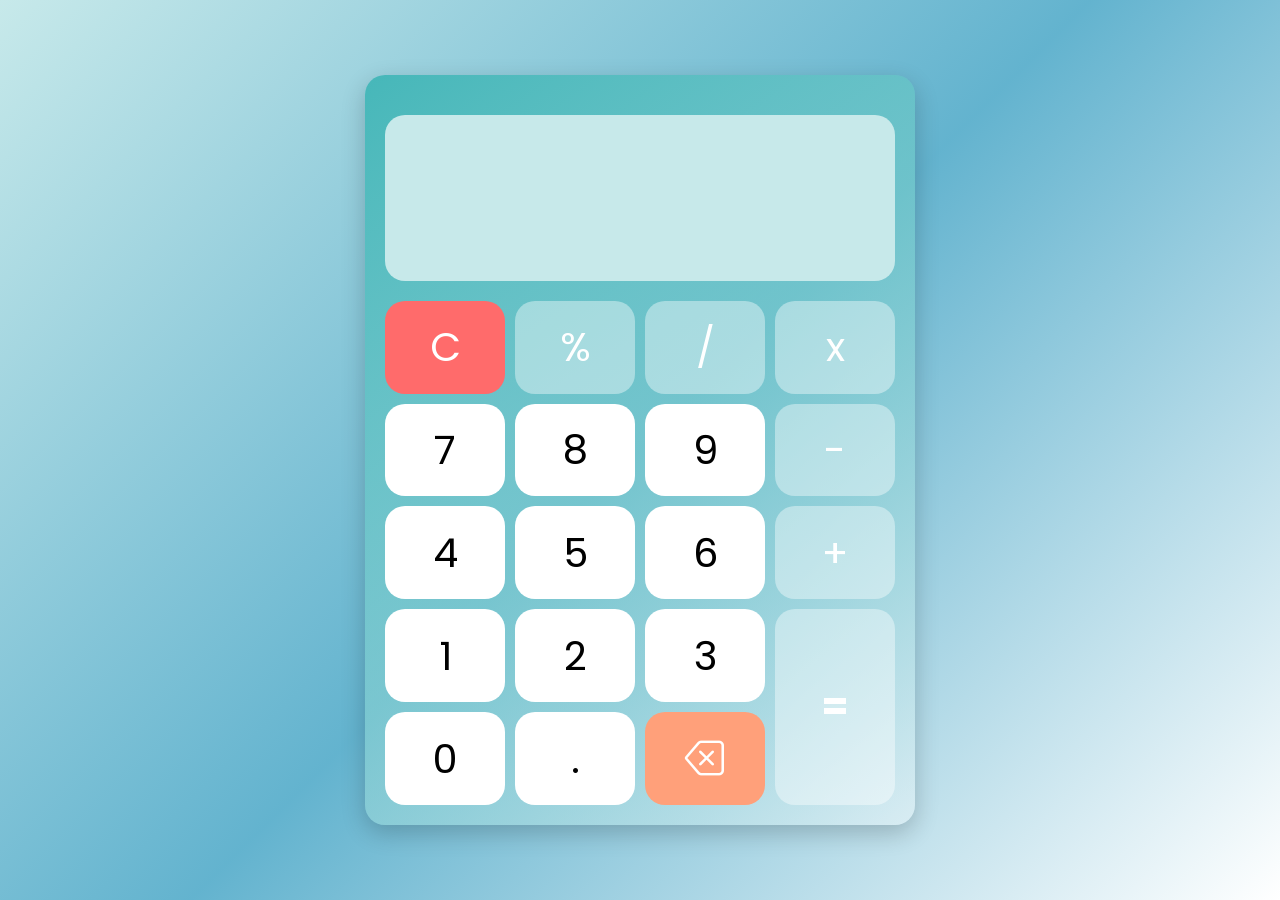
<file: Challenges/Calculadora/index.html>
<!DOCTYPE html>
<html lang="en">
  <head>
    <meta charset="UTF-8" />
    <meta name="viewport" content="width=device-width, initial-scale=1.0" />
    <link rel="stylesheet" href="./assets/css/main.css" />

    <link rel="preconnect" href="https://fonts.googleapis.com" />
    <link rel="preconnect" href="https://fonts.gstatic.com" crossorigin />
    <link
      href="https://fonts.googleapis.com/css2?family=Poppins:ital,wght@0,100;0,200;0,300;0,400;0,500;0,600;0,700;0,800;0,900;1,100;1,200;1,300;1,400;1,500;1,600;1,700;1,800;1,900&display=swap"
      rel="stylesheet"
    />
    <link rel="stylesheet" href="https://cdn.jsdelivr.net/npm/bootstrap-icons@1.11.3/font/bootstrap-icons.css">


    <title>Calculadora</title>
  </head>
  <body>
    <div class="grid-container">
              
        <div class="results">
            <div class="history"></div>
            <div class="output"></div>
        </div>
            
        <div class="btn btn-clear">C</div>
        <div class="btn btn-operator">%</div>
        <div class="btn btn-operator">/</div>
        <div class="btn btn-operator" data-valor="*">x</div>

        <div class="btn">7</div>
        <div class="btn">8</div>
        <div class="btn">9</div>
        <div class="btn btn-operator">-</div>

        <div class="btn">4</div>
        <div class="btn">5</div>
        <div class="btn">6</div>
        <div class="btn btn-equal itemEqual">=</div>  

        <div class="btn btn-operator">+</div>
        <div class="btn">1</div>
        <div class="btn">2</div>
        <div class="btn">3</div>

        <div class="btn item0">0</div>
        <div class="btn itemPoint">.</div>
        <div class="btn btn-delete itemClear" data-valor="⌫">
          <i class="bi bi-backspace"></i>
        </div>                                                          
    
    </div>
  
    <script src="./assets/js/main.js"></script>  
  </body>
</html>
</file>
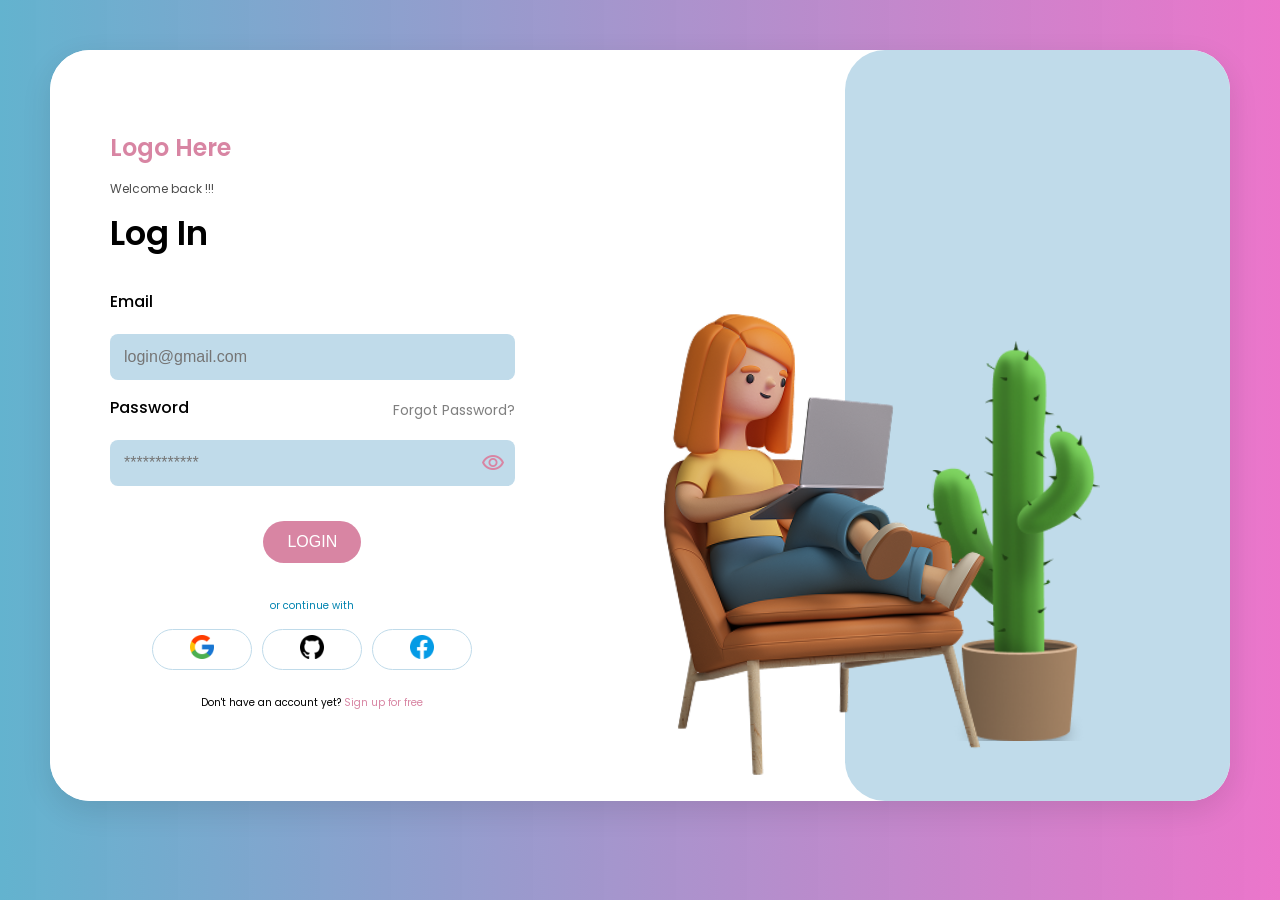
<file: Challenges/Pag-Login-Viver-Codigo/index.html>
<!DOCTYPE html>
<html lang="en">
  <head>
    <title>Login Page</title>
    <meta charset="UTF-8" />
    <meta name="viewport" content="width=device-width, initial-scale=1.0" />
    <link rel="stylesheet" href="./assets/css/main.css" />

    <link rel="preconnect" href="https://fonts.googleapis.com" />
    <link rel="preconnect" href="https://fonts.gstatic.com" crossorigin />
    <link
      href="https://fonts.googleapis.com/css2?family=Poppins:ital,wght@0,100;0,200;0,300;0,400;0,500;0,600;0,700;0,800;0,900;1,100;1,200;1,300;1,400;1,500;1,600;1,700;1,800;1,900&display=swap"
      rel="stylesheet"
    />
    <link rel="stylesheet" href="https://fonts.googleapis.com/css2?family=Material+Symbols+Outlined" />
  </head>
  <body>
    <div class="container">
      <div class="login">        
        <div class="rectangle001">
          <div class="logo">Logo Here</div>
          <p class="welcome">Welcome back !!!</p>
          <h1>Log In</h1>

          <form action="/login" method="post">
            <label for="email">Email</label>
            <input type="email" id="email" name="email" placeholder="login@gmail.com" required />

            <div class="form-group">
              <div class="label-row">
                <label for="password">Password</label>
                <a href="/forgot-password">Forgot Password?</a>
              </div>

              <div class="label-row2">
                <input type="password" id="password" name="password" placeholder="************" required />                
                <span id="showPasswordBtn" class="material-symbols-outlined">visibility</span>
              </div>              
            </div>

            <button type="submit" class="login-btn"><span>LOGIN </span></button>
            
            <div class="or">or continue with</div>

            <div class="social-login">
              <div class="social-div">
                <a href="#">
                  <img src="./assets/images/Google.png" alt="Google">
                </a>
              </div>
              <div class="social-div">
                <a href="#">
                  <img src="./assets/images/Github.png" alt="Github">
                </a>                
              </div>
              <div class="social-div">
                <a href="#">
                  <img src="./assets/images/Facebook.png" alt="Facebook">
                </a>                
              </div>                            
            </div>

            <p class="signup-text">
              Don't have an account yet?
              <a href="/signup" class="signup-link">Sign up for free</a>
            </p>

          </form>
        </div>

        <div class="rectangle002">
           <div class="image-layer">
            <img src="./assets/images/Character-working-laptop-sitting-chair.png" alt="chair" class="img-chair" />
            <img src="./assets/images/cactus.png" alt="cactus" class="img-cactus" />
          </div>
        </div>

      
      </div>
    </div>
    <script src="assets/js/main.js"></script>
  </body>
</html>
</file>
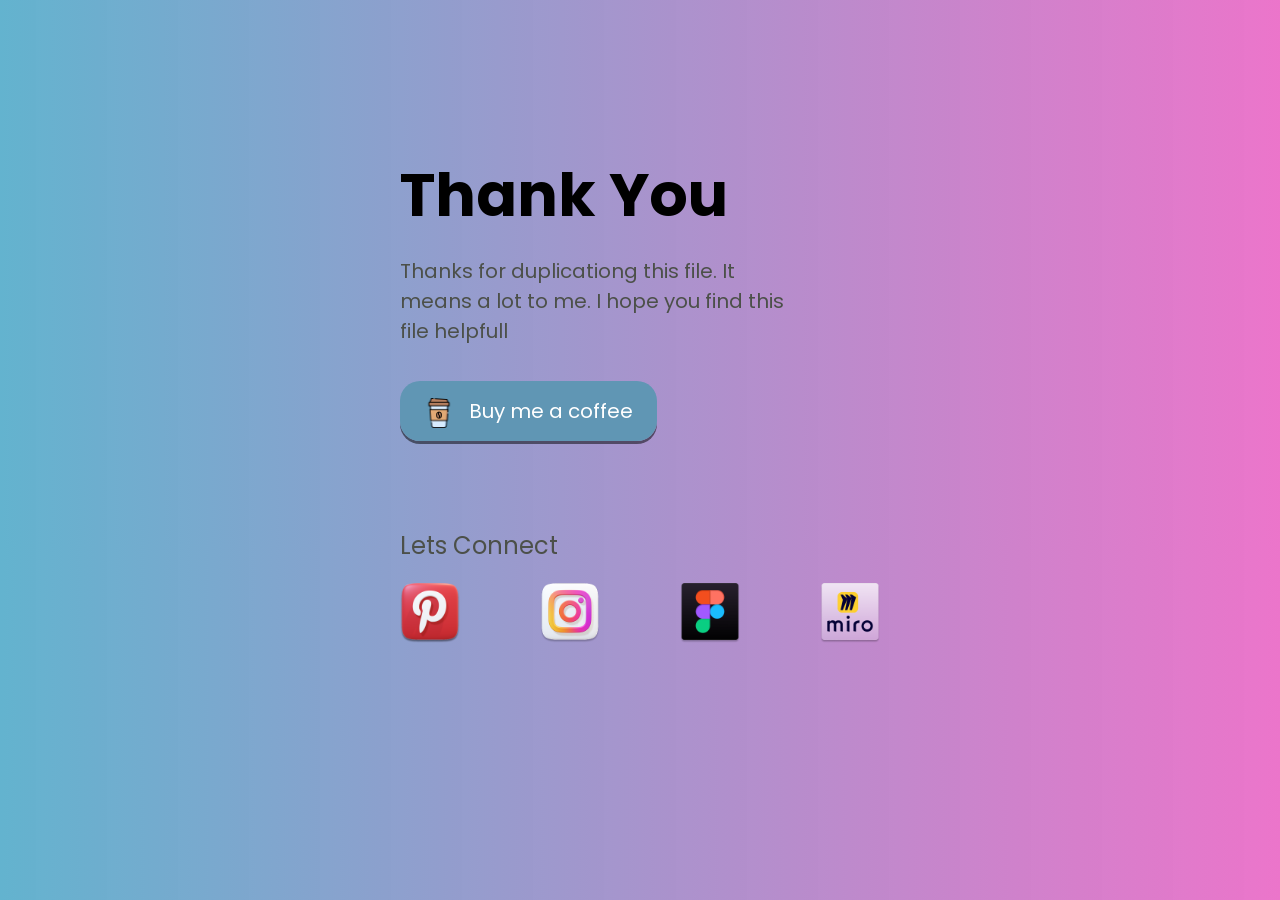
<file: Challenges/Pag-Login-Viver-Codigo/thank-you.html>
<!DOCTYPE html>
<html lang="en">
  <head>
    <title>Login Page</title>
    <meta charset="UTF-8" />
    <meta name="viewport" content="width=device-width, initial-scale=1.0" />
    <link rel="stylesheet" href="./assets/css/thank-you.css" />

    <link rel="preconnect" href="https://fonts.googleapis.com" />
    <link rel="preconnect" href="https://fonts.gstatic.com" crossorigin />
    <link
      href="https://fonts.googleapis.com/css2?family=Poppins:ital,wght@0,100;0,200;0,300;0,400;0,500;0,600;0,700;0,800;0,900;1,100;1,200;1,300;1,400;1,500;1,600;1,700;1,800;1,900&display=swap"
      rel="stylesheet"/>
  </head>
  <body>
    <div class="container">
      <main>                
        <section class="sectionThankYou">
          <h1>Thank You</h1>
          <h2>Thanks for duplicationg this file. It means a lot to me. I hope you find this file helpfull</h2>
        
          <a href='https://ko-fi.com/caffeinated_art' class="btn">
            <img src="./assets/images/cofffee.png" alt="coffee">
            Buy me a coffee
          </a>
                  
        </section>
        
        <section class="sectionLetsConnect">
          <h2>Lets Connect</h2>
          
          <div class="imagesContainer">
            
            <img src="./assets/images/Pinterest.png" alt="Pinterest">
            
            <img src="./assets/images/Instagram.png" alt="Instagram">          
            
            <img src="./assets/images/figma.png" alt="Figma">
           
            <img src="./assets/images/Miro.png" alt="Miro">
            
          </div>     

        </section>
      </main>
    </div>
    
  </body>
</html>
</file>
<file: Challenges/Calculadora/assets/css/main.css>
/* Importa variáveis CSS (cores, fontes, etc.) */
@import url("_variables.css");

/* Base: usa box-sizing border-box globalmente para facilitar cálculos de tamanho */
* {
  box-sizing: border-box;
}

/* Fonte e tamanho base */
html {
  font-size: 62.5%; /* 1rem = 10px */
  font-family: "Poppins", sans-serif;
}

body{
  display: flex;
  justify-content: center;
  align-items: center;
  height: 100vh;           /* Garante que o body ocupe a altura total da viewport */
  margin: 0;  
  background: linear-gradient(135deg, var(--green02), var(--blue03), var(--white01));

}

.grid-container{
  display: grid;
  grid-template-columns: repeat(4, 1fr); /* 4 colunas iguais */
  grid-template-rows: repeat(7, 1fr);    /* 7 linhas iguais */
  grid-gap: 1rem;
  padding: 2rem;
  background: linear-gradient(145deg, var(--green01) 0%, var(--white02) 100%);
  /* 
  0 →  deslocamento lateral (sem deslocamento horizontal).
  8px → deslocamento vertical (a sombra vai para baixo).
  24px → desfoque grande.
  rgba(0,0,0,0.2) → preto com 20% de opacidade.
  */
  box-shadow: 0 0.8rem 2.4rem var(--black03); 

  width: 55rem;
  height: 75rem;
  border-radius: 2rem;

}

.grid-container > div {  
  display: flex;
  justify-content: center;
  align-items: center;
  padding: 1rem;
  font-size: 4rem;
  border-radius: 2rem;
}


/*grid-area: row-start / column-start / row-end / column-end;*/
.grid-container > .results {
  position: relative;
  grid-area: 1 / 1 / span 2 / span 4;
  margin: 2rem 0 1rem 0;
  background-color: var(--green02);  
}

.itemEqual {
  /* ocupa linhas 6 e 7 */
  /* grid-column: 4;  só coluna 4 */
  grid-area: 6 / 4 / span 2;
}

.grid-container > .results > .history {
  /* border: 1px solid red; */
  position: absolute;
  top: 1rem;
  right: 1rem;
  color: var(--black02);
  font-size: 2rem;
  pointer-events: none; /* evita interações */
}


.grid-container > .results > .output {
  /* border: 1px solid blue; */
  position: absolute;
  top: 10rem;
  right: 1rem;
  color: var(--black01);
  cursor: text;
  font-size: 4rem;
  text-align: right;

}

.btn {
  background-color: var(--white01);
  cursor: pointer;  
  transition: background-color 0.2s ease-in-out;

}

.btn-operator, .btn-equal {
  background: var(--white02);  
  color: var(--white01);
}

.btn-equal  {  
  font-weight: bold;
}

.btn-clear {
  background-color: var(--red01);
  color: var(--white01);
}

.btn-delete {
  background-color: var(--orange01);
  color: var(--white01);
}

.btn:hover {
  transform: scale(1.05);
  box-shadow: 0 0 1rem var(--black03);
}

.btn:active {
  transform: scale(0.97);
}


@media (max-width: 1880px) and (max-height: 793px) {
  .grid-container {
    width: 35rem;
    height: 55rem;
  }

  .grid-container > div {  
    font-size: 2rem;
    border-radius: 1.5rem;
  }

  .grid-container > .results {
    margin-top: 1rem;
  }

  .grid-container > .results > .history { 
    font-size: 1.2rem;
  }

  .grid-container > .results > .output {
    top: 7.5rem;
    font-size: 2.5rem;
  }

}

@media (max-width: 1281px) and (max-height: 521px){
  .grid-container {
    width: 25rem;
    height: 45rem;
  }

  .grid-container > .results > .output {
    top: 4.5rem;
    font-size: 2rem;
  }
 
}

/* @media (max-height: 800px){
  .grid-container {
    width: 40rem;
    height: 60rem;
  }

  .grid-container > div {
    font-size: 2rem;
    border-radius: 1rem;
  }
  .grid-container > .results {
    margin-top: 1rem;
  }
    
  .grid-container > .results > .output {
    top: 8rem;
    font-size: 3rem;
  }
}

*/


@media (max-height: 460px) {
  .grid-container {
    padding: 1rem;
    width: 30rem;
    height: 40rem;
    border-radius: 1rem;
  }

  .grid-container > div {
    font-size: 2rem;
    border-radius: 1rem;
  }
  .grid-container > .results {
    margin-top: 1rem;
  }
  
  .grid-container > .results > .history {
    top: 0.5rem;
    font-size: 1rem;
  }
  
  .grid-container > .results > .output {
    top: 3rem;
    font-size: 1.2rem;
  }
}
</file>
<file: Challenges/Pag-Login-Viver-Codigo/assets/css/main.css>
/* Importa variáveis CSS (cores, fontes, etc.) */
@import url("_variables.css");

/* Base: usa box-sizing border-box globalmente para facilitar cálculos de tamanho */
* {
  box-sizing: border-box;
}

/* Fonte e tamanho base */
html {
  font-size: 62.5%; /* 1rem = 10px */
  font-family: "Poppins", sans-serif;
}

/* Corpo da página com background e cor de texto */
body {
  margin: 0;
  padding: 0;
  background: var(--background);
  color: #000;
}

/* Container centralizado com padding para espaçamento nas laterais */
.container {
  display: flex;
  align-items: center;
  justify-content: center;
  padding: 5rem; /* 50px de espaçamento interno */
}

/* Box principal de login:
   - flex container para as duas áreas (form e ilustração)
   - largura fluida até 1200px
   - bordas arredondadas e overflow hidden para recortar filhos
*/
.login {
  position: relative; /* necessário para posicionar elementos absolutos filhos */

  display: flex;
  width: 100%;
  max-width: 120rem; /* 1200px */
  border-radius: 4rem;
  overflow: hidden;
  background: #fff;
  box-shadow: 0 1rem 3rem rgba(0, 0, 0, 0.1);
}

/* Área do formulário (70% do espaço)
   - padding interno generoso
   - flex column para organizar campos
*/
.rectangle001 {
  flex: 7; /* 70% */
  padding: 8rem 6rem;
  display: flex;
  flex-direction: column;
  background-color: #fff;
}

/* Área da ilustração/painel direito (30% do espaço)
   - pode ter imagem de fundo
   - tamanho de cover para preencher
*/
.rectangle002 {
  flex: 4; /* 40% */
  background-color: var(--blue02);
  border-radius: 4rem 0 0 4rem;
  
}

/* Estilos para logo, texto de boas-vindas e título principal */
.logo {
  font-size: 2.4rem;
  font-weight: 600;
  color: var(--pink02);
  margin-bottom: 1.5rem;
}

.welcome {
  font-size: 1.2rem;
  color: rgba(0, 0, 0, 0.7);
  margin: 0 0 1rem;
}

h1 {
  font-size: 3.4rem;
  font-weight: 600;
  margin: 0 0 3rem;
}

/* Formulário interno usando flex column com gap moderado
   - ajustado gap para reduzir espaçamento entre label e input
*/
form {
  width: 60%;
  display: flex;
  flex-direction: column;
  gap: 1.5rem;
}

.form-group {
  margin-bottom: 2rem;
}

/* Labels básicos sem margin extra, espaçamento controlado pelo gap do form */
label {
  font-size: 1.6rem;
  font-weight: 500;
  margin-bottom: 0.5rem;
}

/* Inputs com padding, borda arredondada e placeholder legível */
input[type="email"],
input[type="password"] ,
input[type="text"] /* para mostrar password*/
{
  width: 100%;
  padding: 1.4rem;
  font-size: 1.6rem;
  border: none;
  border-radius: 0.8rem;
  background-color: var(--blue02);
  outline: none;
}

/* Foco acessível nos inputs */
input:focus {
  outline: 0.3rem solid var(--pink02);
}

/* Linha de label e link "Forgot Password" distribuídos com flex e gap */
.label-row {
  display: flex;
  justify-content: space-between;
  align-items: center;
  font-size: 1.4rem;
  margin-bottom: 1.5rem;
}

.label-row a {
  text-decoration: none;
  color: rgba(0, 0, 0, 0.5);
}


/* Botão de login  */
.login-btn {
  padding: 1.2rem 2.4rem;
  font-size: 1.6rem;
  border: none;
  border-radius: 2.5rem;
  background-color: var(--pink02);
  color: #fff;
  cursor: pointer;
  transition: all 0.5s;
  /*transition: background 0.3s;*/
  align-self: center; /* centraliza horizontalmente */  
}

.login-btn span {
  cursor: pointer;
  display: inline-block;
  position: relative;
  transition: 0.5s;
}

.login-btn span:after {
  content: '\00bb';
  position: absolute;
  opacity: 0;
  top: 0;
  right: -20px;
  transition: 0.5s;
}

.login-btn:hover span {
  padding-right: 25px;
}

.login-btn:hover span:after {
  opacity: 1;
  right: 0;
}

.or{    
    margin-top: 2rem;
    color: var(--blue01);
    font-weight: 400;
    align-self: center;
}

.social-login{
    display: flex;    
    gap: 1rem;    
    align-self: center;
}

.social-div {
    display: flex;
    justify-content: center;
    align-items: center;
    min-width: 10rem;      /* garante largura mínima */
    padding: .5rem 2rem;    /* controla o espaço interno */    
    border: 1px solid var(--blue02);
    border-radius: 5rem;
    transition: background 0.2s;
}
.social-login img{
    width: 2.4rem;
    height: 2.4rem;    
}

/*focus-within ativa-se sempre que o próprio elemento ou qualquer um dos seus descendentes recebe foco (por exemplo, via teclado com Tab, ou ao clicar) */
.social-login .social-div:hover,    
.social-login .social-div:focus-within { 
  background: var(--blue02);
}

.signup-text{
    align-self: center;
}

.signup-link{
    text-decoration: none;    
    color: var(--pink02);
    font-weight: 400;
}


.image-layer {
  position: absolute;
  right: 0;
  bottom: 2rem;
  display: flex;
  justify-content: center;
  align-items: flex-end;
  pointer-events: none; /* impede que interfira com clique nos elementos abaixo */
}

.img-chair {
  position: relative;
  height: 55rem;
  right: -4rem;
  bottom: -2rem;
  z-index: 2;
  transform: rotate(-1deg);
}

.img-cactus {
  position: relative;
  height: 40rem;
  right: 13rem;
  bottom: 4rem;
  z-index: 1;
}


.label-row2 {
  display: flex;
  justify-content: flex-end;
  align-items: center;  
}


.material-symbols-outlined{
  position: absolute;
  margin: 1rem;
  color: var(--pink02);
  cursor: pointer;
}

/* Responsividade: em telas menores */
@media (max-width: 768px) {
  .login {
    flex-direction: column;
    max-width: 100%;
  }

  .rectangle002 {
    display: none;
  }

  .rectangle001 {
    width: 100%;
    padding: 4rem 2rem;
    align-items: center;    
  }

  .signup-text {
    text-align: center;
  }

  /* Alinha labels à esquerda */
  label {
    display: block;
    width: 100%;
    text-align: left;
    margin-bottom: 0.5rem;
    
  }

  input {
    width: 100%;
    padding: 0.75rem;
    border-radius: 8px;
    border: none;
    background-color: var(--blue02);
    font-size: 1rem;
  }

  .form-group {
    width: 100%;
    margin-bottom: 1.5rem;
  }
}
</file>
<file: Challenges/Pag-Login-Viver-Codigo/assets/css/thank-you.css>
@import url("_variables.css");

* {
  box-sizing: border-box;
}

html {
  font-size: 62.5%; /* 1rem = 10px */
  font-family: "Poppins", sans-serif;
}

body {
  margin: 0;
  padding: 0;
  background: var(--background);
  color: #000;
}

.container {
  position: relative;
  top: 10rem;
}

.sectionThankYou {
  position: relative;
  left: 40rem;
  /* mínimo 2rem, ideal 25% da largura, máximo 40rem */
  /*left: clamp(2rem, 25%, 40rem);*/
  margin-bottom: 10rem;
}

.sectionThankYou h1 {
  font-size: 6rem;
  margin-bottom: 0;
}

.sectionThankYou h2 {
  font-weight: normal;
  font-size: 2rem;
  width: 40rem;
  color: var(--black01);
  margin-bottom: 5rem;
}

.sectionThankYou .btn {
  padding: 1.6rem 2.4rem;
  font-size: 2rem;
  border: none;
  border-radius: 2rem;
  color: #fff;
  box-shadow: 0 0.3rem rgba(0, 0, 0, 0.5);
  background-color: var(--blue04);
  text-decoration: none;
  align-self: center;
}

.sectionThankYou .btn img {
  height: 3rem;              /* ajusta o tamanho do ícone */
  vertical-align: middle;    /* alinha verticalmente com o texto */
  margin-right: 1rem;        /* espaço entre o ícone e o texto */
}

.sectionThankYou .btn:hover {
  transition-duration: 0.4s;
  background-color: var(--blue01);
}

.sectionLetsConnect {
  position: relative;
  left: 40rem;
  /* mínimo 2rem, ideal 25% da largura, máximo 40rem 
  left: clamp(2rem, 25%, 40rem);*/
}

.sectionLetsConnect h2 {
  font-size: 2.4rem;
  font-weight: normal;
  color: var(--black01);
}

.imagesContainer {
  display: flex;
  gap: 8rem;
}

.imagesContainer img {
  width: 6rem;
  height: 6rem;
  cursor: pointer;
}


/* Tela média */
@media (max-width: 768px) {
  .sectionThankYou, .sectionLetsConnect {    
    left: 20rem;  
  }
}

/* Tela pequena */
@media (max-width: 480px) {
  .sectionThankYou, .sectionLetsConnect {    
    left: 10rem;  
  }
  .sectionThankYou h1{
    font-size: 3rem;
  }
  .sectionThankYou h2{
    width: 30rem;
    font-size: 2rem;
  }

  .sectionLetsConnect h2{
    font-size: 2rem;
  }

  .sectionLetsConnect .imagesContainer{
    gap: 4rem;
  }
  
  .imagesContainer img {
    width: 4rem;
    height: 4rem;
  }

}
</file>
